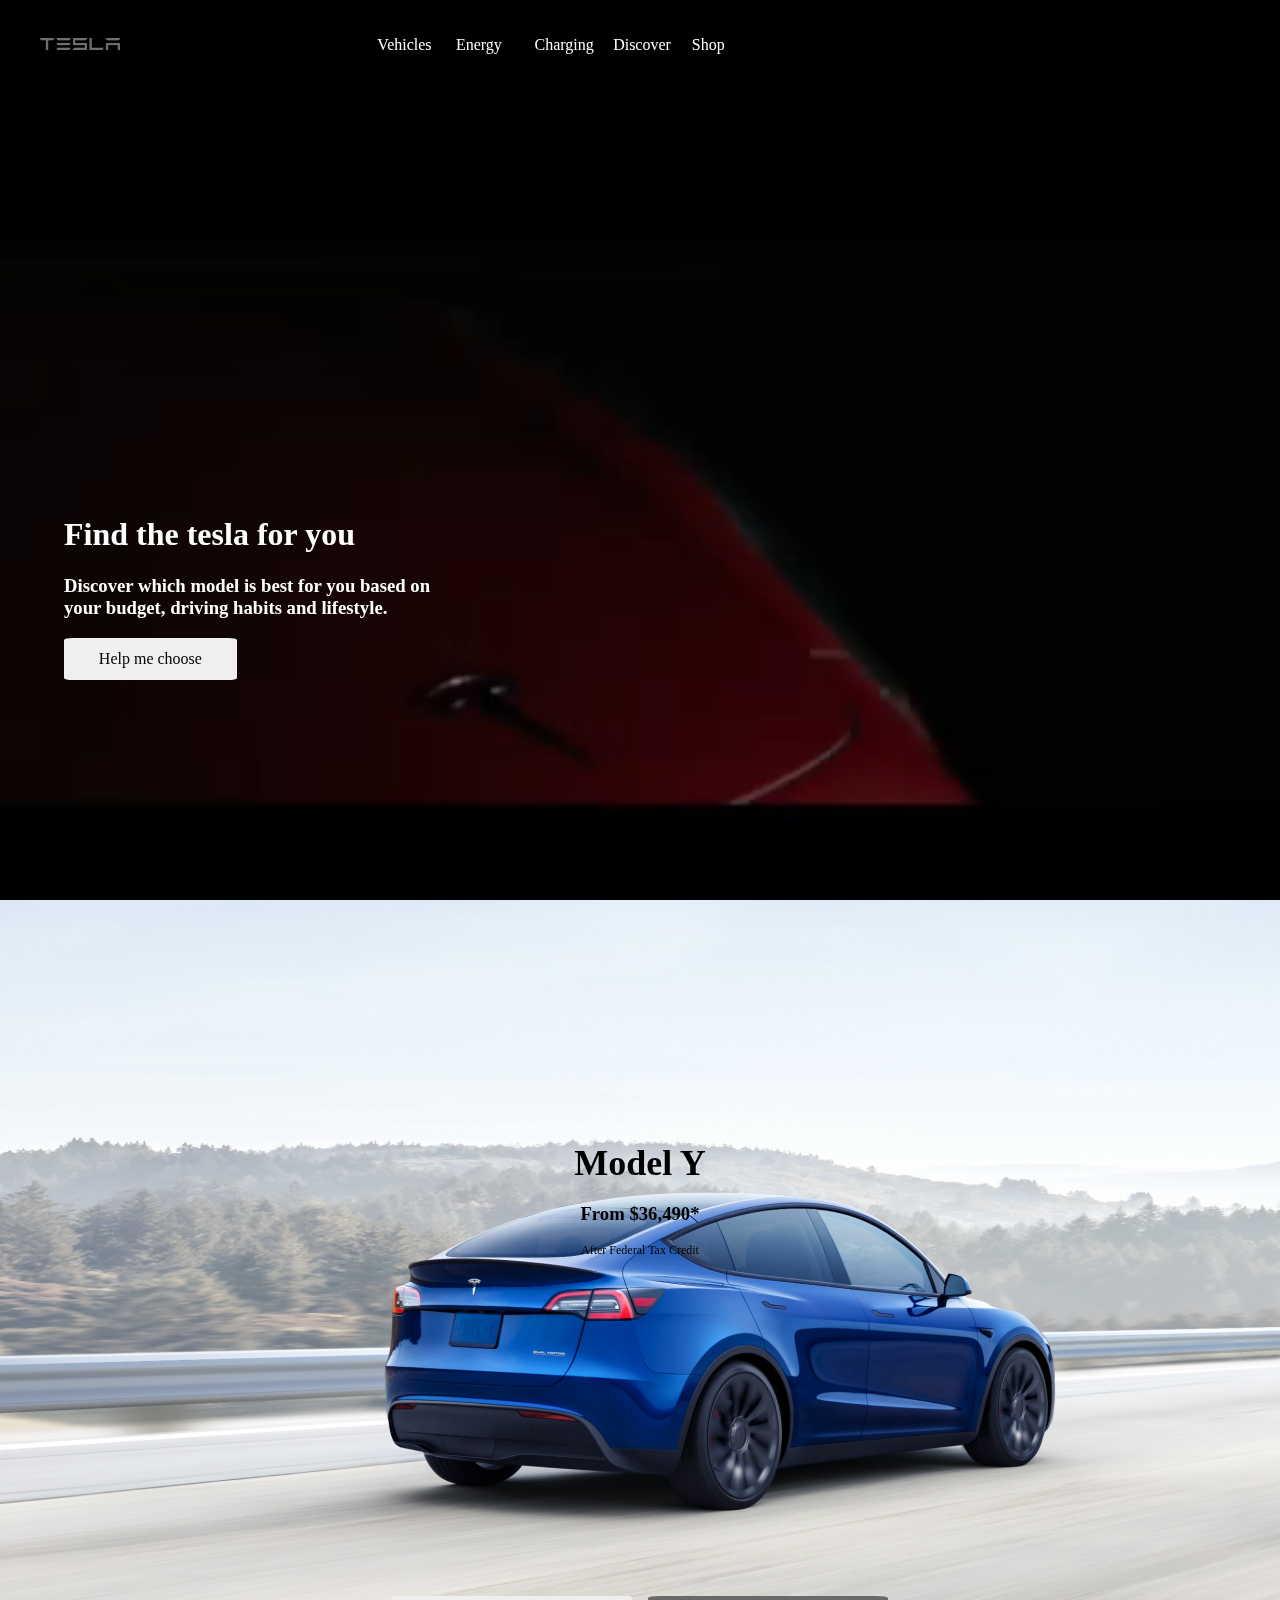
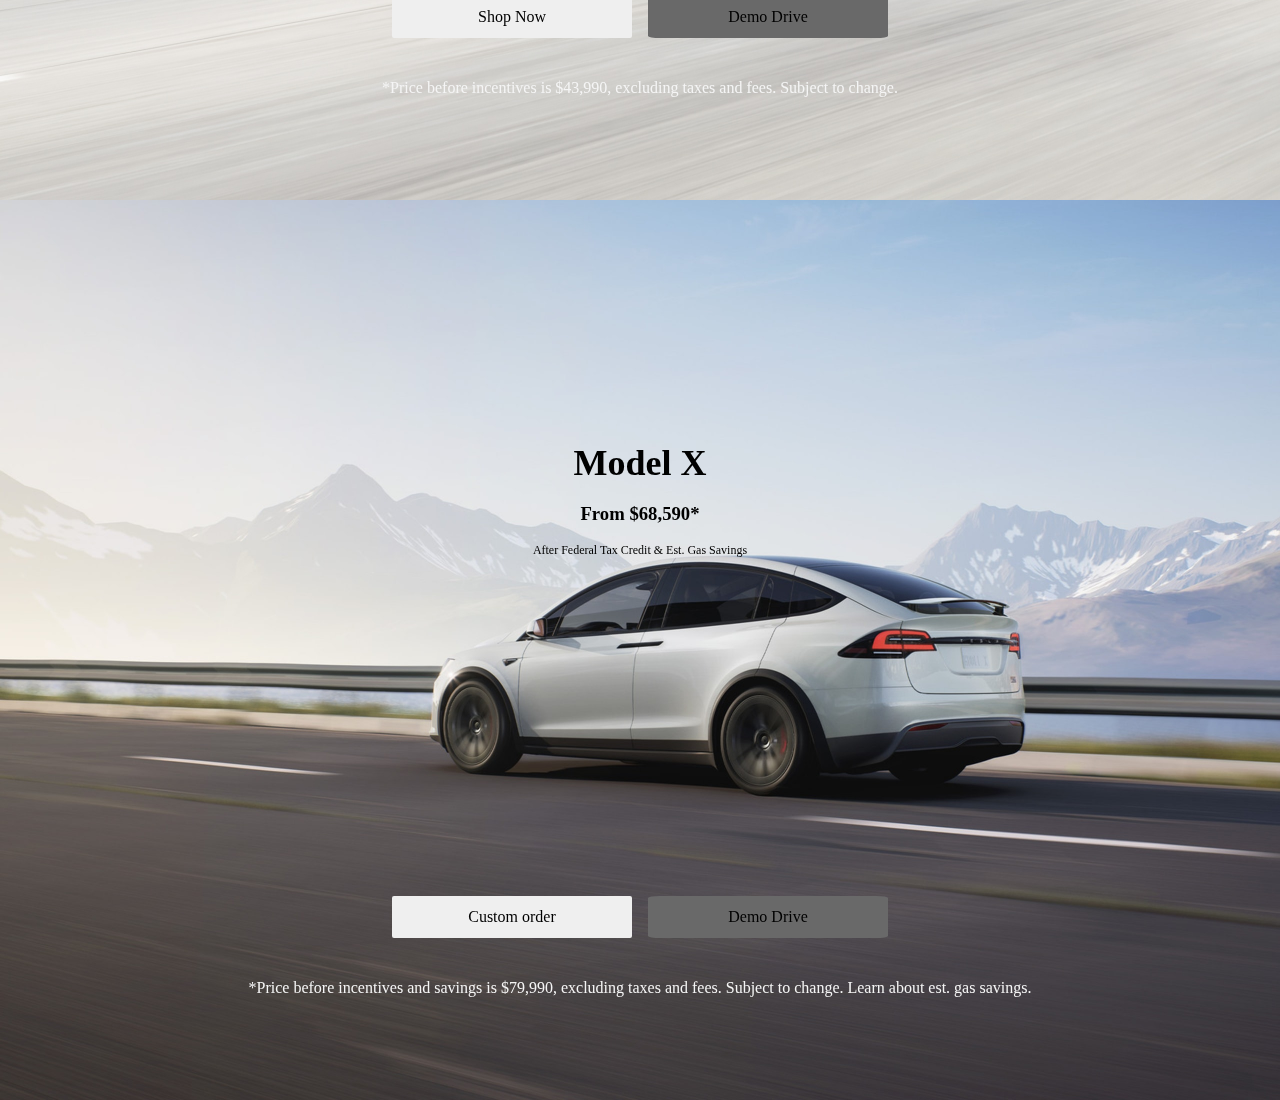
<file: docs/index.html>
<!DOCTYPE html>
<html lang="en">

<head>
    <meta charset="UTF-8">
    <meta name="viewport" content="width=device-width, initial-scale=1.0">
    <title>Electric Cars,Solars and Clean Energy</title>
    <link rel="stylesheet" href="style.css">
    <link rel="icon" type="image/x-icon" href="./resource/teslaicon.ico">
</head>

<body>
    <div class="first">
        <header>
            <a href=""><img src="./resource/tesla.png" alt="tesla"></a>
            <ul class="menu">
                <li><a href="">Vehicles</a></li>
                <li><a href="">Energy</a></li>
                <li><a href="">Charging</a></li>
                <li><a href="">Discover</a></li>
                <li><a href="">Shop</a></li>
            </ul>
            <ul class="menu">
                <li><a href=""><img class="icon" src="./resource/question.png" alt=""></a></li>
                <li><a href=""><img class="icon" src="./resource/internet.png" alt=""></a></li>
                <li><a href="./page02.html"><img class="icon" src="./resource/user.png" alt=""></a></li>
        </header>
        <video class="vid" autoplay muted loop id="myVideo">
            <source src="./resource/ad.mp4" type="video/mp4">
        </video>
        <div class="inside">
            <h1>Find the tesla for you</h1>
            <h3>
                Discover which model is best for you based on your budget, driving habits and lifestyle.</h3>
            <button><a href="#cont">Help me choose</a></button>
        </div>
    </div>
    <div class="cont modely" id="cont">
        <div class="head">
            <h2>Model Y</h2>
            <h3>From $36,490*</h3>
            <p>After Federal Tax Credit</p>
        </div>
        <div class="tail">
            <div>
                <button class="shop"><a href="page02.html">Shop Now</a></button>
                <button class="demo"><a href="page03.html">Demo Drive</a></button>
            </div>
            <p class="zero">*Price before incentives is $43,990, excluding taxes and fees. Subject to change.</p>
        </div>
    </div>
    <div class="cont modelx">
        <div class="head">
            <h2>Model X</h2>
            <h3>From $68,590*</h3>
            <p>After Federal Tax Credit  & Est. Gas Savings</p>
        </div>
        <div class="tail">
            <div>
                <button class="shop"><a href="page02.html">Custom order</a></button>
                <button class="demo"><a href="page03.html">Demo Drive</a></button>
            </div>
            <p class="zero">*Price before incentives and savings is $79,990, excluding taxes and fees. Subject to change.
                Learn about est. gas savings.</p>
        </div>
    </div>
</body>

</html>
</file>
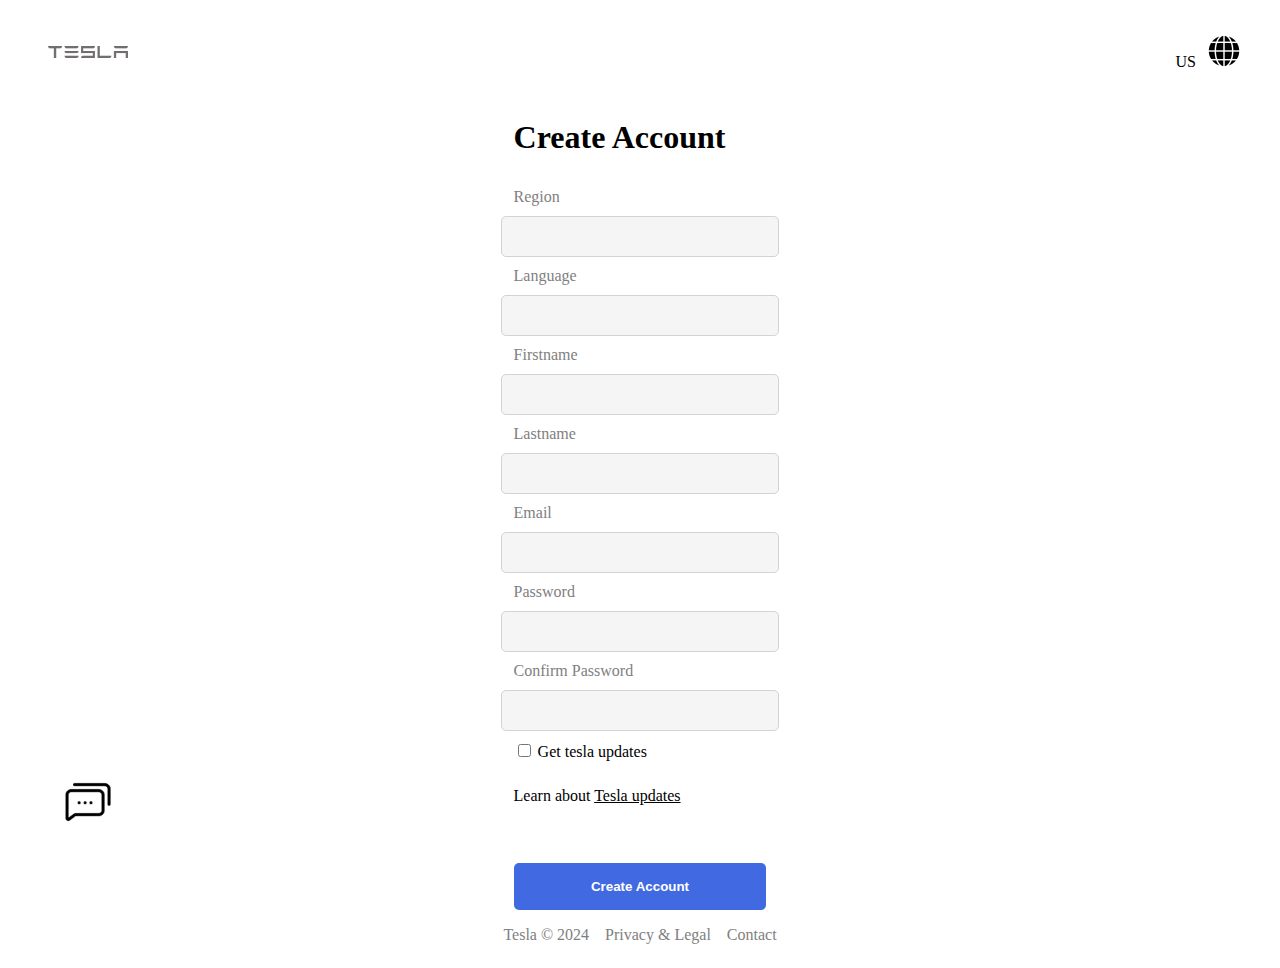
<file: docs/page02.html>
<!DOCTYPE html>
<html lang="en">
<head>
    <meta charset="UTF-8">
    <meta name="viewport" content="width=device-width, initial-scale=1.0">
    <title>Tesla SSO - Register</title>
    <link rel="stylesheet" href="style2.css">
    <link rel="icon" type="image/x-icon" href="./resource/teslaicon.ico">
</head>
<body>
    <header>
        <a href=""><img src="./resource/tesla.png" alt="tesla"></a>
        <ul class="menu">
            <li>US</li>
            <li><a href=""><img class="icon" src="./resource/internet.png" alt=""></a></li>
    </header>
    <div class="container">
        <h1>Create Account</h1>
        <label for="city">Region</label>
        <input type="text" id="city" list="cities">
        <datalist id="cities">
        <option value="Europe">
        <option value="Usa">
        <option value="Africa">
        <option value="Asia">
        <option value="Australia">
        <option value="Canada">
        <option value="Antarctica">
        <option value="South America">
        <option value="North America">
        <option value="Oceania">
        <option value="Mexico">
        <option value="Brazil">
        </datalist>
        <label for="language">Language</label>
        <input type="text" id="language" list="languages">
        <datalist id="languages">
        <option value="English">
        <option value="Spanish">
        <option value="French">
        <option value="German">
        <option value="Italian">
        <option value="Portuguese">
        <option value="Russian">
        <option value="Chinese">
        <option value="Japanese">
        </datalist>
        <label for="firstname">Firstname</label>
        <input type="text" id="firstname">
        <label for="lastname">Lastname</label>
        <input type="text" id="lastname">
        <label for="email">Email</label>
        <input type="email" id="email">
        <label for="password">Password</label>
        <input type="password" id="password">
        <label for="confirmpassword">Confirm Password</label>
        <input type="password" id="confirmpassword">
        <div>
            <input type="checkbox">
            <label for="checkbox">Get tesla updates</label>
        </div>
        <p>Learn about <u>Tesla updates</u></p>
        <button><a href="./page03.html">Create Account</a></button>
    </div>
    <div class="bot">
        <img src="./resource/message.png" alt="">
    </div>
    <footer>
        <p>Tesla &copy; 2024</p>
        <p>Privacy & Legal</p>
        <p>Contact</p> 
    </footer>
</body>
</html>
</file>
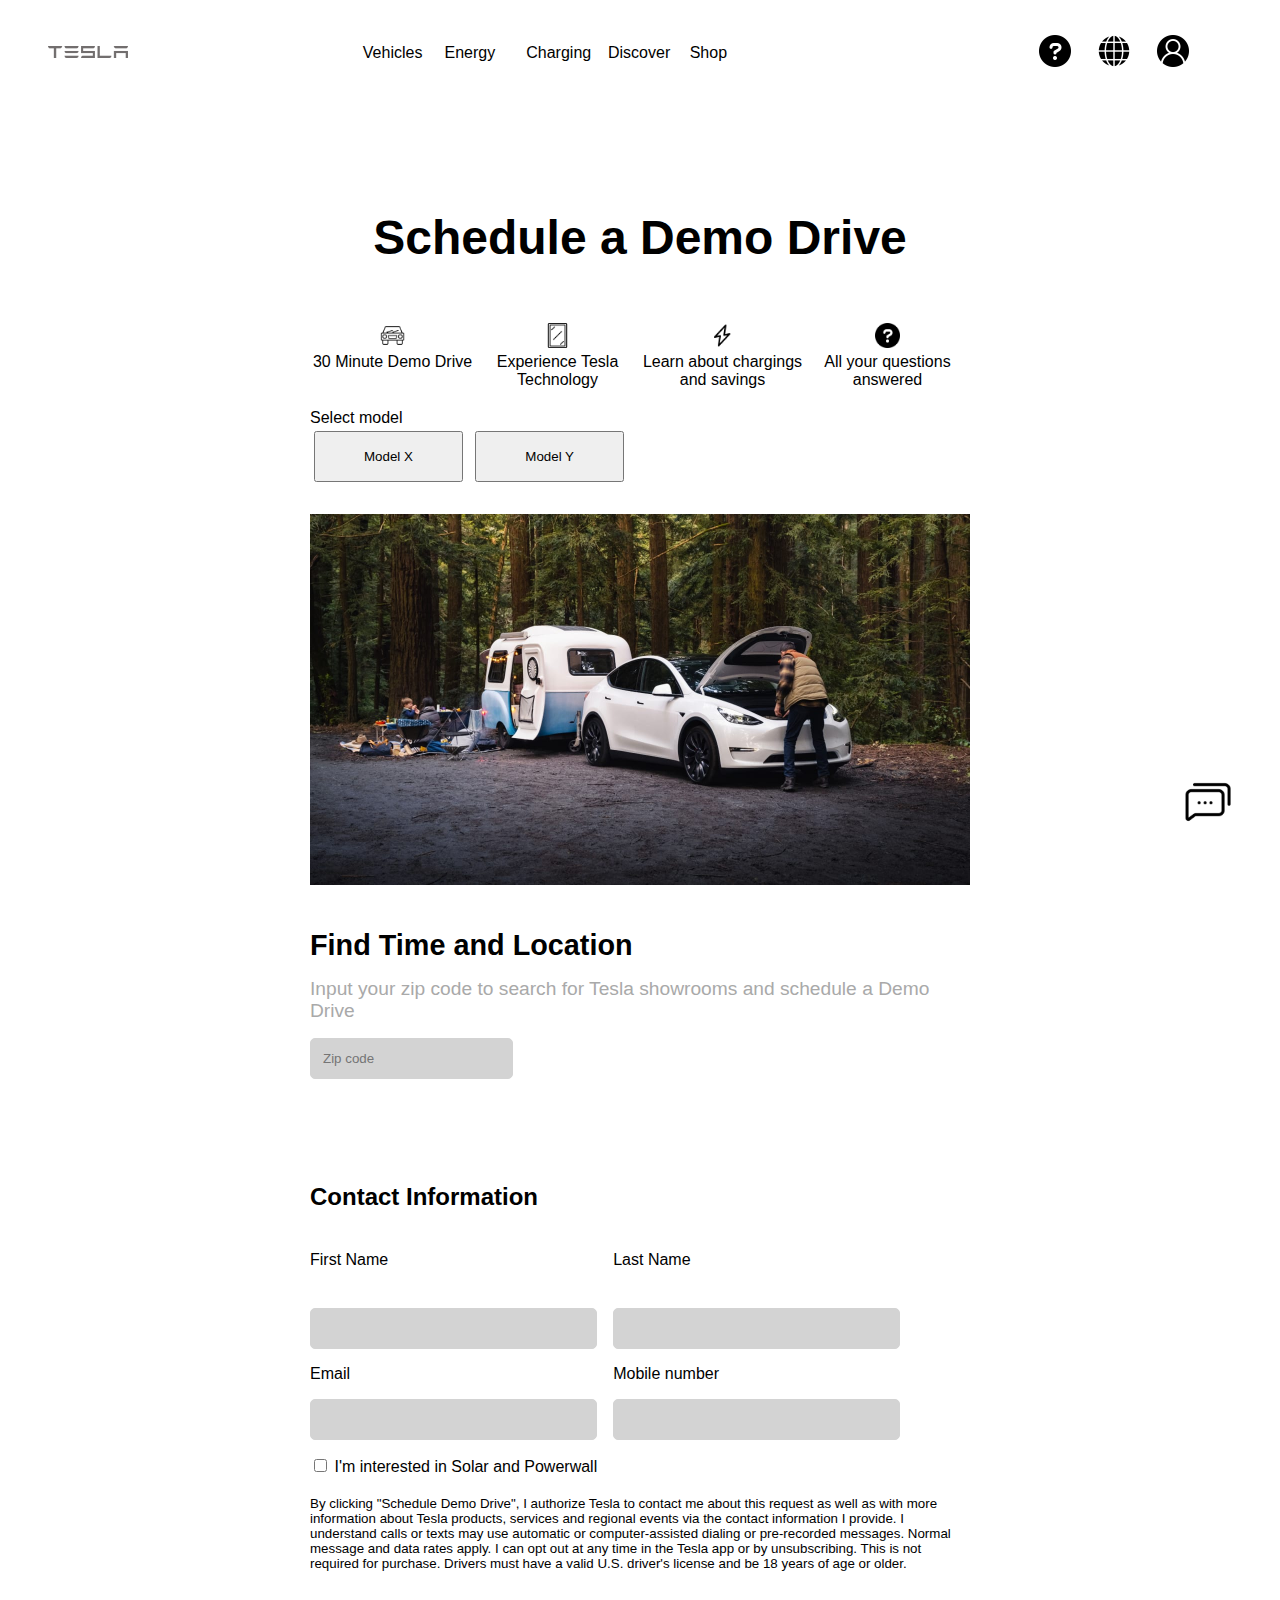
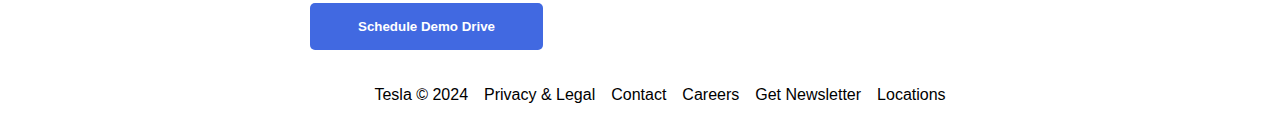
<file: docs/page03.html>
<!DOCTYPE html>
<html lang="en">

<head>
    <meta charset="UTF-8">
    <meta name="viewport" content="width=device-width, initial-scale=1.0">
    <title>Schedule a Demo Drive | Tesla</title>
    <link rel="stylesheet" href="style3.css">
    <link rel="icon" type="image/x-icon" href="./resource/teslaicon.ico">
</head>
<body>
    <header>
        <a href=""><img src="./resource/tesla.png" alt="tesla"></a>
        <ul class="menu">
            <li><a href="">Vehicles</a></li>
            <li><a href="">Energy</a></li>
            <li><a href="">Charging</a></li>
            <li><a href="">Discover</a></li>
            <li><a href="">Shop</a></li>
        </ul>
        <ul class="menu" id="right">
            <li><a href=""><img class="icon" src="./resource/question.png" alt=""></a></li>
            <li><a href=""><img class="icon" src="./resource/internet.png" alt=""></a></li>
            <li><a href=""><img class="icon" src="./resource/user.png" alt=""></a></li>
    </header>
    <div class="grid">
        <div class="maincontain">
            <h1 class="heading">Schedule a Demo Drive</h1>
            <div class="features container">
                <div><img src="./resource/car.png" alt=""></div>
                <div><img src="./resource/mirror.png" alt=""></div>
                <div><img src="./resource/lightning.png" alt=""></div>
                <div><img src="./resource/question.png" alt=""></div>
                <p>30 Minute Demo Drive</p>
                <p>Experience Tesla Technology</p>
                <p>Learn about chargings and savings</p>
                <p>All your questions answered</p>
            </div>
            <div class="models">
                <p>Select model</p>
                <button>Model X</button>
                <button>Model Y</button>
            </div>
            <img src="./resource/mainpic.jpg" alt="">
            <div class="timandloc">
                <h2>Find Time and Location</h2>
                <p>Input your zip code to search for Tesla showrooms and schedule a Demo Drive</p>
                <input type="text" placeholder="Zip code">
            </div>
            <h2>Contact Information</h2>
            <div class="contactinfo">
                
                    <label for="firstname">First Name</label>
                    <label for="lastname">Last Name</label>
                    <input type="text">
                    <input type="text">
                    <label for="email">Email</label>
                    <label for="mobnum">Mobile number</label>
                    <input type="email">
                    <input type="number">
                    <div>
                    <input type="checkbox">
                    <label for="contact">I&apos;m interested in Solar and Powerwall</label>
                    </div>
            </div>
            <div class="submit">
                <p>By clicking "Schedule Demo Drive", I authorize Tesla to contact me about this request as well as with
                    more information about Tesla products, services and regional events via the contact information I
                    provide. I understand calls or texts may use automatic or computer-assisted dialing or pre-recorded
                    messages. Normal message and data rates apply. I can opt out at any time in the Tesla app or by
                    unsubscribing. This is not required for purchase. Drivers must have a valid U.S. driver's license
                    and be 18 years of age or older.</p>
                <button>Schedule Demo Drive</button>
            </div>
            <div class="copyright">
                <ul>
                    <li>Tesla &copy; 2024</li>
                    <li>Privacy & Legal</li>
                    <li>Contact</li>
                    <li>Careers</li>
                    <li>Get Newsletter</li>
                    <li>Locations</li>
                </ul>
            </div>
        </div>
    </div>
    <div class="bot">
        <img src="./resource/message.png" alt="">
    </div>
</body>

</html>
</file>
<file: docs/style.css>
body{
    margin:0;
}
header{
    display: flex;
    justify-content: space-between;
    height : 10vh;
    align-items: center;
    padding-left: 2rem;
}
header img{
    width: 5rem;
    height:auto;
    padding-left: 0.5rem;
    
}
header a{
    display: inline-block;
    width: 10%;
    height: auto;
}
.menu{
    text-decoration: none;
    list-style: none;
    padding: 2rem;
}
.menu a{
    text-decoration: none;
    list-style: none;
    color: white;
}
.menu li{
    display: inline;
    padding: 1rem;
}
.inside{
    color:white;
    position: absolute;
    top:55%;
    left:5%;
    width:30%;
    height: auto;
}
button{
    width: 45%;
    height: auto;
    padding:1.5rem;
    padding-top: 0.75rem;
    padding-bottom: 0.75rem;
    border-radius: 5%;
    border-style: none;
    font-family:'Times New Roman', Times, serif;
    font-size : 1rem;
}
button a{
    text-decoration: none; 
    font:400;
    color:black;
}
div{
    height: 100vh;
    width: 100%;
}
.first{
    position: relative;
}
.vid{
    position: absolute;
    top: 0;
    left: 0;
    width: 100%;
    height: 100%;
    object-fit: cover;
    z-index: -1;
}
.icon{
    width: 2rem;
    height: auto;
}
.cont{
    display: flex;
    flex-direction: column;
    justify-content: center;
    align-items: center;
    
}
.head{
    display: flex;
    flex-direction: column;
    justify-content: center;
    align-items: center;
}
.head > h2{
    font-size: 2.25rem;
    margin:0;
}
.head > p{
    margin:0;
    font-size: 0.75rem;
}
.head > h4{
    margin:0;
    padding:0.2rem;
    font-size: 1rem;
}
.tail{
    display: flex;
    flex-direction: column;
    height:50vh;
    width: 100%;
    justify-content: center;
    align-items: center;
    gap:1rem;
    
}
.tail > div{
    display: flex;
    justify-content: center;
    height:20%;
    align-items: center;
    gap:1rem;
}
.shop{
    width:15rem;
    border-radius: 2px;
}
.demo{
    width:15rem ;
    background-color: dimgray;
    color: white;
}
.zero{
    flex-direction: column;
    color: whitesmoke;
}
.modely,.modelx{
    background-image: url("./resource/model_y.png");
    background-size: cover;
    background-repeat: no-repeat;
}
.modelx{
    background-image: url("./resource/model_x.png");
}
</file>
<file: docs/style2.css>
header{
    display: flex;
    justify-content: space-between;
    height : 10vh;
    align-items: center;
    padding-left: 2rem;
}
header img{
    width: 5rem;
    height:auto;
    padding-left: 0.5rem;
    
}
header a{
    display: inline-block;
    width: 10%;
    height: auto;
}
.menu{
    text-decoration: none;
    list-style: none;
    padding: 2rem;
}
.menu a{
    text-decoration: none;
    list-style: none;
    color: black;
}
.menu li{
    display: inline;
}
.icon{
    width: 2rem;
    
}
.container{
    display: flex;
    flex-direction: column;
    justify-content: center;
    align-items: center;
    gap:10px;
}
.container>*{
    width:20%;
}
.container>label{
    font-size: 1rem;
    color: grey;
}
.container>h1{
    font-size: 2rem;
    color: black;
    font-family: 'Times New Roman', Times, serif;
}
input{
    padding: 0.75rem;
    border-radius: 5px;
    border: 1px solid lightgrey;
    background-color: whitesmoke;
    color: gray;
}
button{
    margin-top: 2rem;
    padding: 1rem 3rem;
    border-radius: 5px;
    border: none;
    background-color: royalblue;
    color: white;
    font-weight: bold;
}
button>a{
    text-decoration: none;
    color: white;
}
footer{
    display: flex;
    justify-content:center;
    align-items: center;
    gap: 1rem;
    color: gray;
}
.bot {
    width: 2rem;
    height: 2rem;
    position: fixed;
    bottom: 10%;
    left: 5%;
    animation: blink-fade 1s step-end infinite;
}
.bot>img{
    width: 3rem;
    height: 3rem;
}
@keyframes blink-fade {
    from { opacity: 1; } 
    25% { opacity: 0; }  
    50% { opacity: 0; }  
    75% { opacity: 1; }  
    to { opacity: 1; }
}
</file>
<file: docs/style3.css>
body{
    font-family:"Gotham SSm - 500", -apple-system, BlinkMacSystemFont, "Segoe UI", Roboto, "Helvetica Neue", Arial, sans-serif;
}
p{
    margin: 0;
}
header{
    display: flex;
    justify-content: space-between;
    height : 10vh;
    align-items: center;
    padding-left: 2rem;
}
header img{
    width: 5rem;
    height:auto;
    padding-left: 0.5rem;
    
}
header a{
    display: inline-block;
    width: 10%;
    height: auto;
}
.menu{
    text-decoration: none;
    list-style: none;
    padding: 2rem;
}
.menu a{
    text-decoration: none;
    list-style: none;
    color: black;
}
.menu li{
    display: inline;
    padding: 1rem;
}

.icon{
    width: 2rem;
    height: auto;
}
.grid{
    grid-gap: 24px;
    display: grid;
    grid-template-columns: repeat(12, 90px);
    justify-content: center;
    margin: auto;
    max-width: 1440px;
    min-height: 95vh;
}

.maincontain{
    grid-column: 4/ 10;
    display: flex;
    flex-direction: column;
    justify-content: center;
    align-items: center;
    margin-top: 5rem;
    gap:20px;
}
.maincontain>img{
    width: 100%;    
}
.heading{
    font-size: 3rem;
    font-weight: 700;
    margin-top: 2rem;
    margin-bottom: 2rem;
}
.container{
    display: grid;
    grid-template-columns: repeat(4, 1fr);
    grid-template-rows: repeat(2, 1fr);
}
.container>div>img{
    width:25px;
    height: auto;
}
.container>div{
    display: flex;
    flex-direction: column;
    justify-content: center;
    align-items: center;
    
}
.container>p{
    margin: 0%;
    text-align: center;
}
.models{    
    margin-bottom: 0.5rem;
    text-align: left;
    position: relative;

    align-self: flex-start;
}
.models>button{
    margin: 0.25rem;
    text-align: center;
    padding: 1rem 3rem;
}
.models>button:hover{
    border-color: blue;
    font-weight: bold;
}
.timandloc{
    font-size: larger;
    align-self: flex-start;
    margin-bottom: 3rem;
    color: darkgrey;
}
.timandloc>h2{
    color: black;
}
.timandloc>input{
    padding: 0.75rem;
    border-radius: 5px;
    border: 1px solid lightgrey;
    background-color: lightgrey;

}
.timandloc>*{
    margin-bottom: 1rem;
}
h2{
    align-self: flex-start;
}
.contactinfo{
    display:grid;
    grid-template-columns: repeat(2, 1fr);
    grid-template-rows: repeat(2, 1fr);
    align-self: flex-start;
    gap: 1rem;
}
.contactinfo>input{
    padding: 0.75rem;
    border-radius: 5px;
    border: 1px solid lightgrey;
    background-color: lightgrey;
}
.submit>p{
    font-size: smaller;
}
.submit>button{
    margin-top: 2rem;
    padding: 1rem 3rem;
    border-radius: 5px;
    border: none;
    background-color: royalblue;
    color: white;
    font-weight: bold;

}
.copyright>ul{
    list-style: none;
    display: flex;
    justify-content: center;
    gap:1rem;
}
.bot {
    width: 2rem;
    height: 2rem;
    position: fixed;
    bottom: 10%;
    right: 5%;
    animation: blink-fade 1s step-end infinite;
}
.bot>img{
    width: 3rem;
    height: 3rem;
}
@keyframes blink-fade {
    from { opacity: 1; } 
    25% { opacity: 0; }  
    50% { opacity: 0; }  
    75% { opacity: 1; }  
    to { opacity: 1; }
}
</file>
